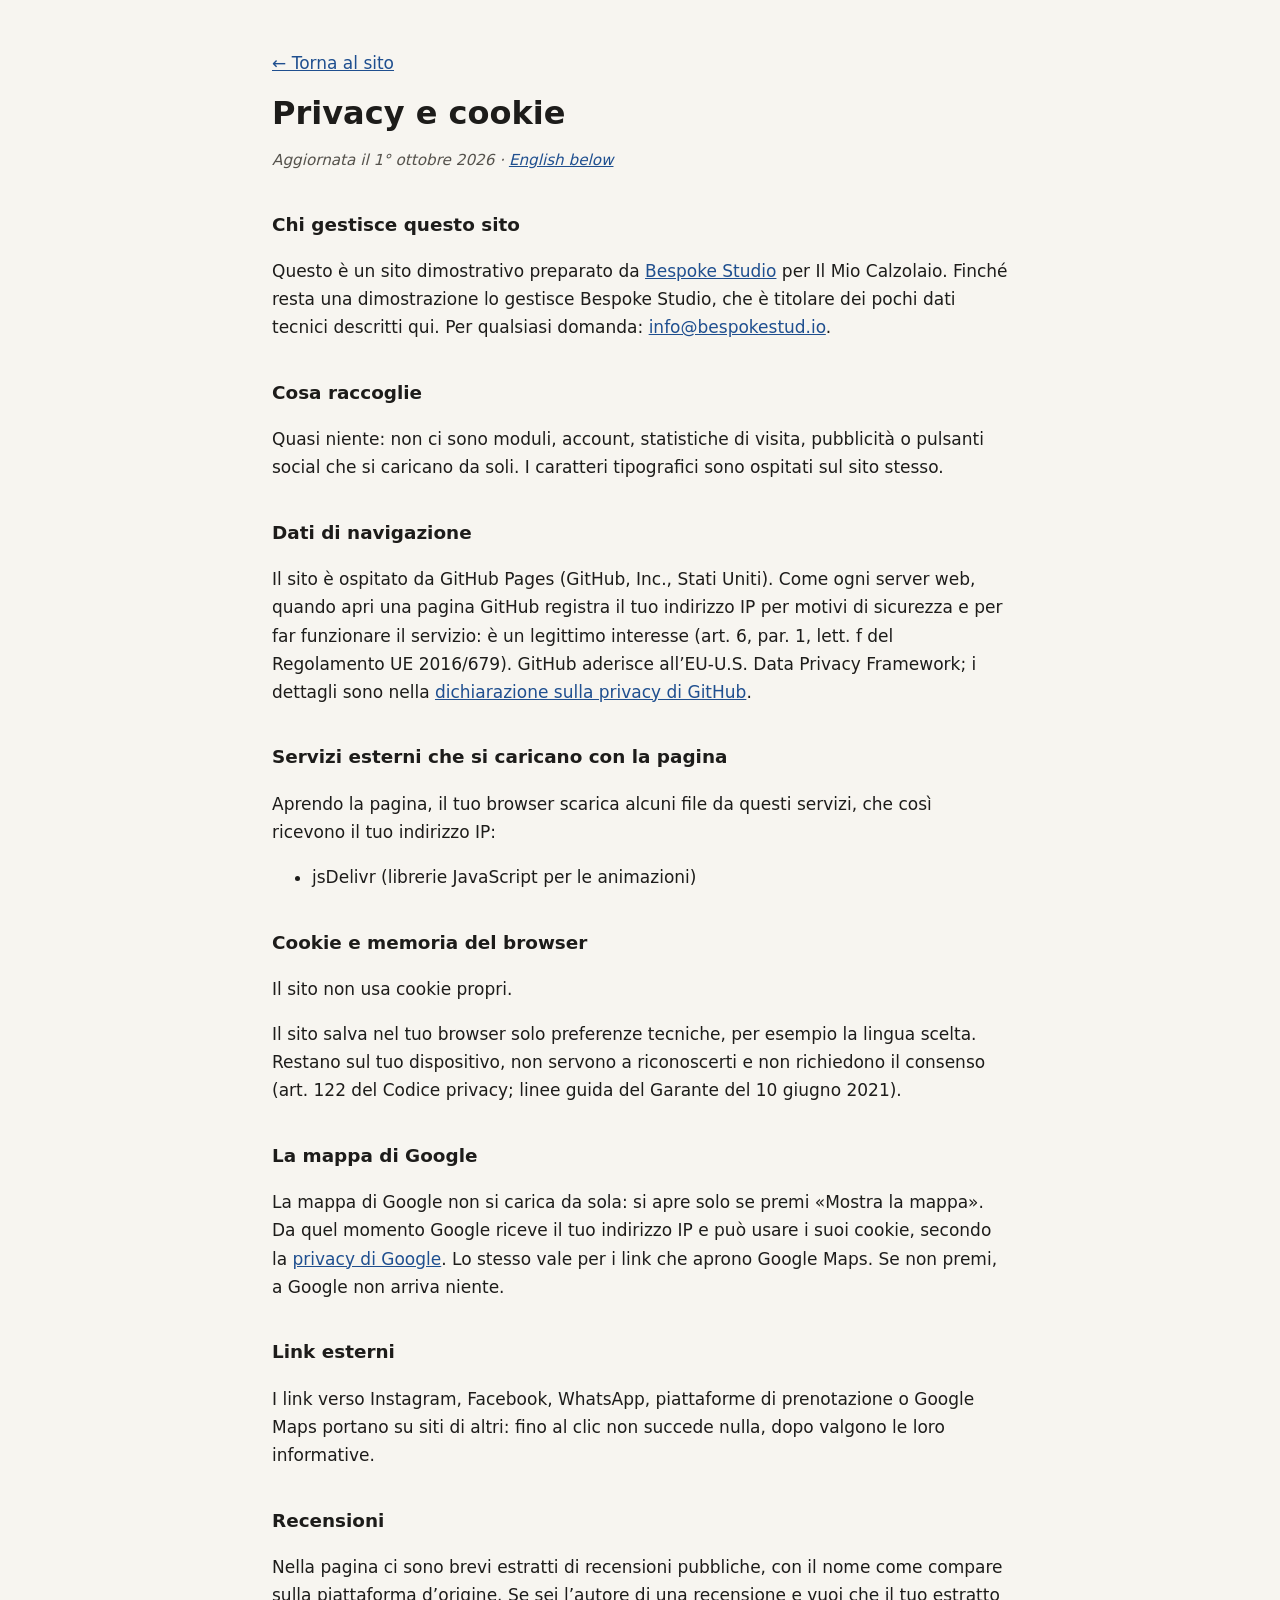
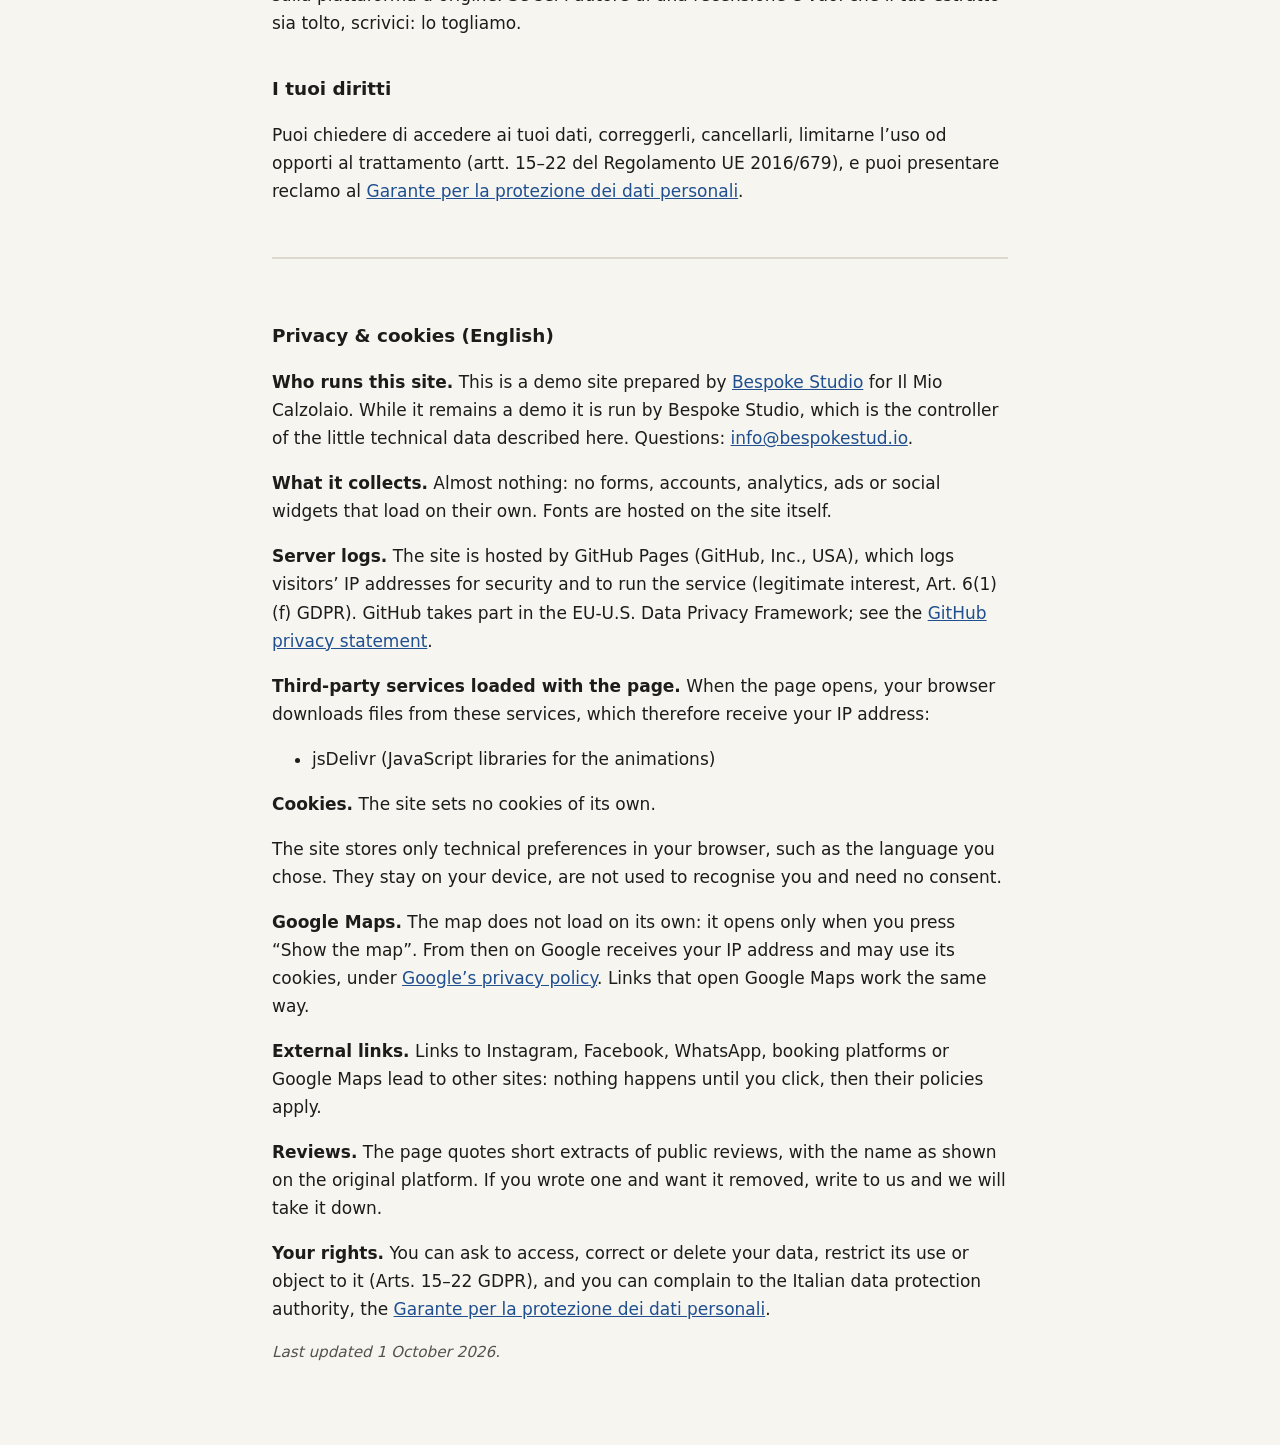
<file: privacy.html>
<!DOCTYPE html>
<html lang="it">
<head>
  <meta charset="UTF-8">
  <meta name="viewport" content="width=device-width, initial-scale=1.0">
  <meta name="robots" content="noindex">
  <title>Privacy e cookie · Il Mio Calzolaio</title>
  <meta name="description" content="Informativa privacy e cookie del sito Il Mio Calzolaio.">
  <style>
    body { margin: 0; background: #f7f5f0; color: #1d1c1a; font: 17px/1.65 system-ui, -apple-system, "Segoe UI", Roboto, sans-serif; }
    main { max-width: 46rem; margin: 0 auto; padding: 32px 20px 64px; }
    h1 { font-size: 2rem; line-height: 1.2; margin: 0.4em 0 0.2em; }
    h2 { font-size: 1.15rem; margin: 2em 0 0.4em; }
    a { color: #1f4f8f; }
    .data { color: #55524c; font-style: italic; font-size: 0.95rem; }
    .en { margin-top: 3em; padding-top: 1.5em; border-top: 2px solid #ddd8cc; }
    code { font-size: 0.9em; background: #ebe7dc; padding: 0 4px; border-radius: 3px; }
  </style>
</head>
<body>
<main>
  <p><a href="index.html">← Torna al sito</a></p>
  <h1>Privacy e cookie</h1>
  <p class="data">Aggiornata il 1° ottobre 2026 · <a href="#english" lang="en">English below</a></p>
  <h2>Chi gestisce questo sito</h2>
  <p>Questo è un sito dimostrativo preparato da <a href="https://bespokestud.io" rel="noopener">Bespoke Studio</a> per Il Mio Calzolaio. Finché resta una dimostrazione lo gestisce Bespoke Studio, che è titolare dei pochi dati tecnici descritti qui. Per qualsiasi domanda: <a href="mailto:info@bespokestud.io">info@bespokestud.io</a>.</p>
  <h2>Cosa raccoglie</h2>
  <p>Quasi niente: non ci sono moduli, account, statistiche di visita, pubblicità o pulsanti social che si caricano da soli. I caratteri tipografici sono ospitati sul sito stesso.</p>
  <h2>Dati di navigazione</h2>
  <p>Il sito è ospitato da GitHub Pages (GitHub, Inc., Stati Uniti). Come ogni server web, quando apri una pagina GitHub registra il tuo indirizzo IP per motivi di sicurezza e per far funzionare il servizio: è un legittimo interesse (art. 6, par. 1, lett. f del Regolamento UE 2016/679). GitHub aderisce all’EU-U.S. Data Privacy Framework; i dettagli sono nella <a href="https://docs.github.com/site-policy/privacy-policies/github-general-privacy-statement" rel="noopener">dichiarazione sulla privacy di GitHub</a>.</p>
  <h2>Servizi esterni che si caricano con la pagina</h2>
  <p>Aprendo la pagina, il tuo browser scarica alcuni file da questi servizi, che così ricevono il tuo indirizzo IP:</p>
  <ul><li>jsDelivr (librerie JavaScript per le animazioni)</li></ul>
  <h2>Cookie e memoria del browser</h2>
  <p>Il sito non usa cookie propri.</p>
  <p>Il sito salva nel tuo browser solo preferenze tecniche, per esempio la lingua scelta. Restano sul tuo dispositivo, non servono a riconoscerti e non richiedono il consenso (art. 122 del Codice privacy; linee guida del Garante del 10 giugno 2021).</p>
  <h2>La mappa di Google</h2>
  <p>La mappa di Google non si carica da sola: si apre solo se premi «Mostra la mappa». Da quel momento Google riceve il tuo indirizzo IP e può usare i suoi cookie, secondo la <a href="https://policies.google.com/privacy?hl=it" rel="noopener">privacy di Google</a>. Lo stesso vale per i link che aprono Google Maps. Se non premi, a Google non arriva niente.</p>
  <h2>Link esterni</h2>
  <p>I link verso Instagram, Facebook, WhatsApp, piattaforme di prenotazione o Google Maps portano su siti di altri: fino al clic non succede nulla, dopo valgono le loro informative.</p>
  <h2>Recensioni</h2>
  <p>Nella pagina ci sono brevi estratti di recensioni pubbliche, con il nome come compare sulla piattaforma d’origine. Se sei l’autore di una recensione e vuoi che il tuo estratto sia tolto, scrivici: lo togliamo.</p>
  <h2>I tuoi diritti</h2>
  <p>Puoi chiedere di accedere ai tuoi dati, correggerli, cancellarli, limitarne l’uso od opporti al trattamento (artt. 15–22 del Regolamento UE 2016/679), e puoi presentare reclamo al <a href="https://www.garanteprivacy.it" rel="noopener">Garante per la protezione dei dati personali</a>.</p>
  <div class="en" id="english" lang="en">
    <h2>Privacy &amp; cookies (English)</h2>
    <p><strong>Who runs this site.</strong> This is a demo site prepared by <a href="https://bespokestud.io" rel="noopener">Bespoke Studio</a> for Il Mio Calzolaio. While it remains a demo it is run by Bespoke Studio, which is the controller of the little technical data described here. Questions: <a href="mailto:info@bespokestud.io">info@bespokestud.io</a>.</p>
    <p><strong>What it collects.</strong> Almost nothing: no forms, accounts, analytics, ads or social widgets that load on their own. Fonts are hosted on the site itself.</p>
    <p><strong>Server logs.</strong> The site is hosted by GitHub Pages (GitHub, Inc., USA), which logs visitors’ IP addresses for security and to run the service (legitimate interest, Art. 6(1)(f) GDPR). GitHub takes part in the EU-U.S. Data Privacy Framework; see the <a href="https://docs.github.com/site-policy/privacy-policies/github-general-privacy-statement" rel="noopener">GitHub privacy statement</a>.</p>
    <p><strong>Third-party services loaded with the page.</strong> When the page opens, your browser downloads files from these services, which therefore receive your IP address:</p><ul><li>jsDelivr (JavaScript libraries for the animations)</li></ul>
    <p><strong>Cookies.</strong> The site sets no cookies of its own.</p>
    <p>The site stores only technical preferences in your browser, such as the language you chose. They stay on your device, are not used to recognise you and need no consent.</p>
    <p><strong>Google Maps.</strong> The map does not load on its own: it opens only when you press “Show the map”. From then on Google receives your IP address and may use its cookies, under <a href="https://policies.google.com/privacy?hl=en" rel="noopener">Google’s privacy policy</a>. Links that open Google Maps work the same way.</p>
    <p><strong>External links.</strong> Links to Instagram, Facebook, WhatsApp, booking platforms or Google Maps lead to other sites: nothing happens until you click, then their policies apply.</p>
    <p><strong>Reviews.</strong> The page quotes short extracts of public reviews, with the name as shown on the original platform. If you wrote one and want it removed, write to us and we will take it down.</p>
    <p><strong>Your rights.</strong> You can ask to access, correct or delete your data, restrict its use or object to it (Arts. 15–22 GDPR), and you can complain to the Italian data protection authority, the <a href="https://www.garanteprivacy.it" rel="noopener">Garante per la protezione dei dati personali</a>.</p>
    <p class="data">Last updated 1 October 2026.</p>
  </div>
</main>
</body>
</html>
</file>
